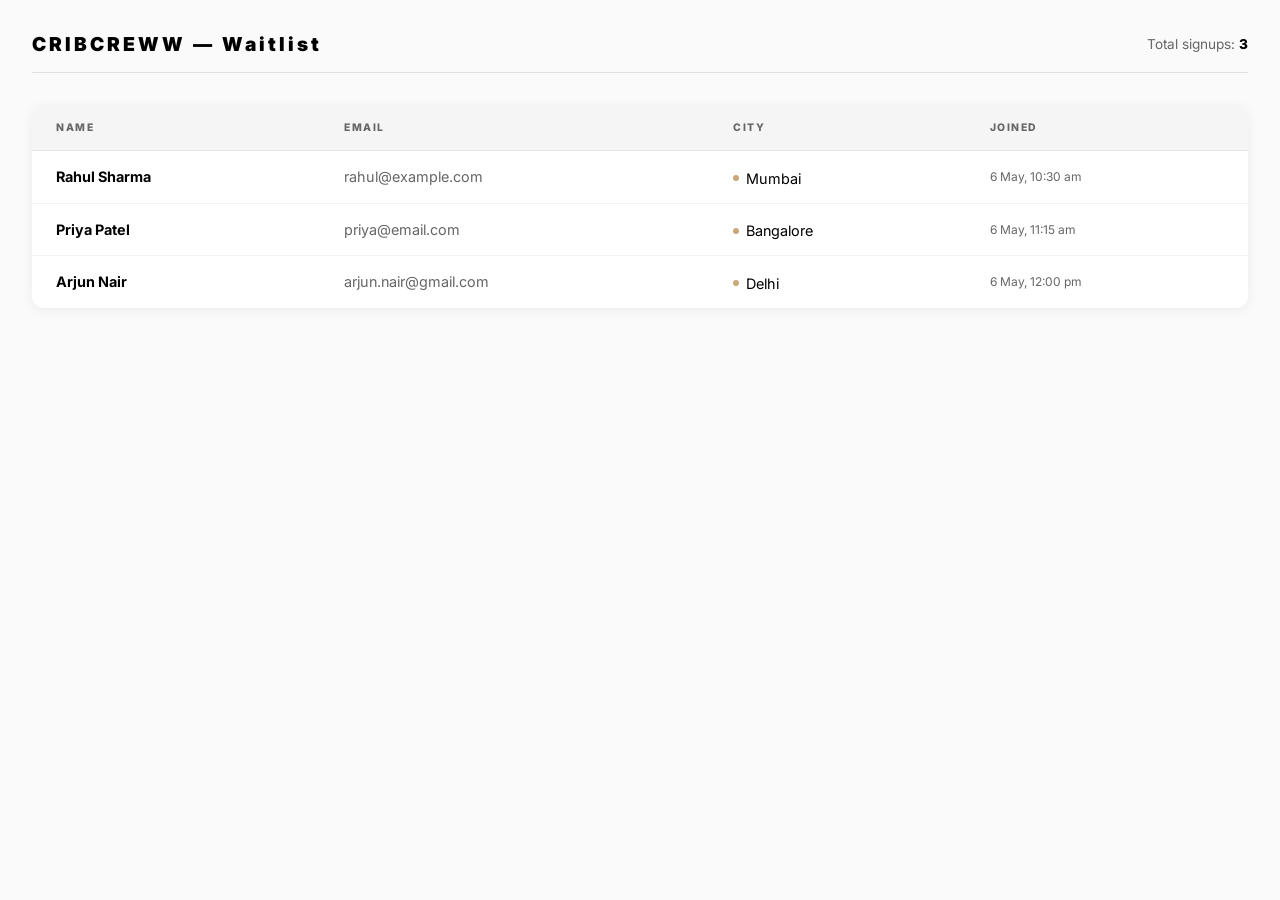
<file: waitlist-admin.html>
<!DOCTYPE html>
<html lang="en">
<head>
    <meta charset="UTF-8">
    <meta name="viewport" content="width=device-width, initial-scale=1.0">
    <title>Waitlist | Cribcreww Admin</title>
    <link rel="preconnect" href="https://fonts.googleapis.com">
    <link rel="preconnect" href="https://fonts.gstatic.com" crossorigin>
    <link href="https://fonts.googleapis.com/css2?family=Inter:wght@400;500;700;800;900&display=swap" rel="stylesheet">
    <style>
        :root {
            --bg: #fafafa;
            --text: #000000;
            --text-light: #666666;
            --accent: #c9a779;
        }
        * { margin: 0; padding: 0; box-sizing: border-box; }
        body {
            font-family: 'Inter', -apple-system, sans-serif;
            background: var(--bg);
            color: var(--text);
            min-height: 100vh;
            padding: 2rem;
        }
        .header {
            display: flex;
            justify-content: space-between;
            align-items: center;
            margin-bottom: 2rem;
            padding-bottom: 1rem;
            border-bottom: 1px solid rgba(0,0,0,0.1);
        }
        .logo {
            font-weight: 900;
            font-size: 1.2rem;
            letter-spacing: 3px;
        }
        .count {
            font-size: 0.85rem;
            color: var(--text-light);
        }
        .count strong {
            color: var(--text);
            font-weight: 800;
        }
        .table-wrap {
            background: #fff;
            border-radius: 12px;
            box-shadow: 0 2px 12px rgba(0,0,0,0.06);
            overflow: hidden;
        }
        table {
            width: 100%;
            border-collapse: collapse;
        }
        th {
            text-align: left;
            padding: 1rem 1.5rem;
            font-size: 0.65rem;
            font-weight: 800;
            letter-spacing: 1.5px;
            text-transform: uppercase;
            color: var(--text-light);
            background: #f5f5f5;
            border-bottom: 1px solid rgba(0,0,0,0.08);
        }
        td {
            padding: 1rem 1.5rem;
            font-size: 0.9rem;
            border-bottom: 1px solid rgba(0,0,0,0.05);
        }
        tr:last-child td { border-bottom: none; }
        tr:hover { background: #fafafa; }
        .email { color: var(--text-light); }
        .city {
            display: inline-flex;
            align-items: center;
            gap: 0.4rem;
        }
        .city::before {
            content: '';
            width: 6px;
            height: 6px;
            border-radius: 50%;
            background: var(--accent);
        }
        .time {
            font-size: 0.75rem;
            color: var(--text-light);
        }
        .empty {
            text-align: center;
            padding: 4rem 2rem;
            color: var(--text-light);
        }
        .empty-icon {
            font-size: 2rem;
            margin-bottom: 1rem;
            opacity: 0.3;
        }
        .clear-btn {
            margin-top: 1rem;
            padding: 0.6rem 1.2rem;
            font-size: 0.7rem;
            font-weight: 800;
            letter-spacing: 1px;
            text-transform: uppercase;
            background: transparent;
            border: 1px solid rgba(0,0,0,0.15);
            border-radius: 6px;
            cursor: pointer;
            transition: all 0.2s;
        }
        .clear-btn:hover {
            background: #000;
            color: #fff;
            border-color: #000;
        }
    </style>
</head>
<body>
    <div class="header">
        <div class="logo">CRIBCREWW — Waitlist</div>
        <div class="count">Total signups: <strong id="total-count">0</strong></div>
    </div>
    <div class="table-wrap">
        <table>
            <thead>
                <tr>
                    <th>Name</th>
                    <th>Email</th>
                    <th>City</th>
                    <th>Joined</th>
                </tr>
            </thead>
            <tbody id="entries"></tbody>
        </table>
        <div id="empty" class="empty">
            <div class="empty-icon">📭</div>
            <p>No waitlist entries yet</p>
            <button class="clear-btn" onclick="clearAll()">Clear Demo Data</button>
        </div>
    </div>

    <script>
        const STORAGE_KEY = 'cribcreww_waitlist';

        function getEntries() {
            const data = localStorage.getItem(STORAGE_KEY);
            return data ? JSON.parse(data) : [];
        }

        function render() {
            const entries = getEntries();
            const tbody = document.getElementById('entries');
            const empty = document.getElementById('empty');
            const count = document.getElementById('total-count');

            count.textContent = entries.length;

            if (entries.length === 0) {
                tbody.innerHTML = '';
                empty.style.display = 'block';
                return;
            }

            empty.style.display = 'none';
            tbody.innerHTML = entries.map(e => `
                <tr>
                    <td><strong>${escape(e.name)}</strong></td>
                    <td class="email">${escape(e.email)}</td>
                    <td><span class="city">${escape(e.city)}</span></td>
                    <td class="time">${formatTime(e.created_at)}</td>
                </tr>
            `).join('');
        }

        function escape(str) {
            const div = document.createElement('div');
            div.textContent = str;
            return div.innerHTML;
        }

        function formatTime(iso) {
            if (!iso) return '—';
            const d = new Date(iso);
            return d.toLocaleDateString('en-IN', {
                day: 'numeric', month: 'short', hour: '2-digit', minute: '2-digit'
            });
        }

        function clearAll() {
            localStorage.removeItem(STORAGE_KEY);
            render();
        }

        // Add demo data if empty (for testing)
        if (getEntries().length === 0) {
            const demo = [
                { name: 'Rahul Sharma', email: 'rahul@example.com', city: 'Mumbai', created_at: '2026-05-06T10:30:00Z' },
                { name: 'Priya Patel', email: 'priya@email.com', city: 'Bangalore', created_at: '2026-05-06T11:15:00Z' },
                { name: 'Arjun Nair', email: 'arjun.nair@gmail.com', city: 'Delhi', created_at: '2026-05-06T12:00:00Z' },
            ];
            localStorage.setItem(STORAGE_KEY, JSON.stringify(demo));
        }

        render();
    </script>
</body>
</html>
</file>
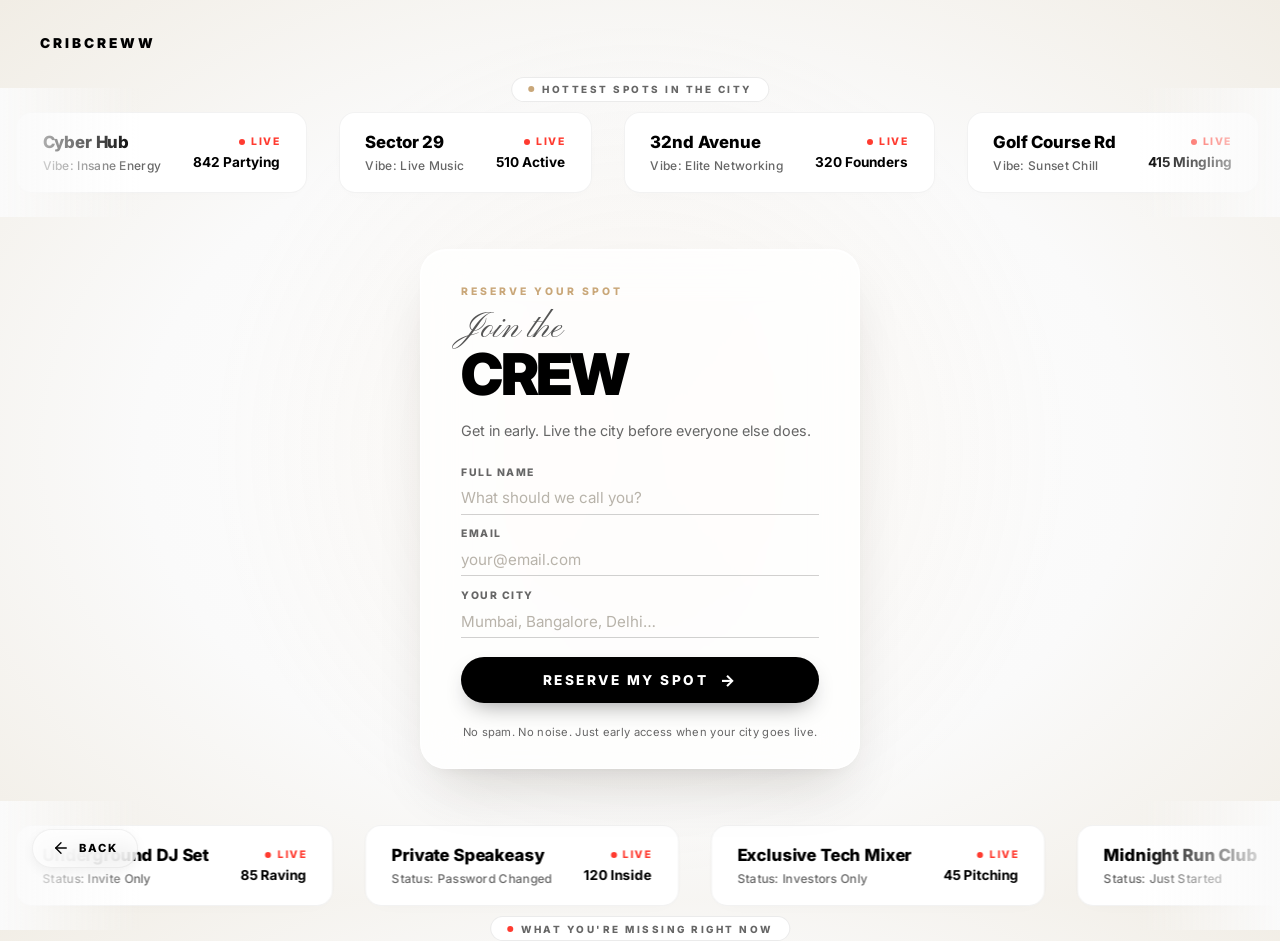
<file: waitlist.html>
<!DOCTYPE html>
<html lang="en">

<head>
    <meta charset="UTF-8">
    <meta name="viewport" content="width=device-width, initial-scale=1.0">
    <title>Join the Crew | Cribcreww</title>

    <link rel="preconnect" href="https://fonts.googleapis.com">
    <link rel="preconnect" href="https://fonts.gstatic.com" crossorigin>
    <link href="https://fonts.googleapis.com/css2?family=Pinyon+Script&family=Inter:wght@400;500;700;800;900&display=swap"
        rel="stylesheet">
    <link rel="stylesheet" href="style.css">
    <link rel="stylesheet" href="waitlist.css">
</head>

<body class="waitlist-body">

    <a href="index.html" class="wl-back" aria-label="Back to home">
        <svg width="18" height="18" viewBox="0 0 24 24" fill="none" stroke="currentColor" stroke-width="1.8" stroke-linecap="round" stroke-linejoin="round">
            <line x1="19" y1="12" x2="5" y2="12"></line>
            <polyline points="12 19 5 12 12 5"></polyline>
        </svg>
        <span>BACK</span>
    </a>

    <a href="index.html" class="wl-logo" style="text-decoration: none; color: inherit;">CRIBCREWW</a>

    <!-- TOP MARQUEE: What you're missing out on -->
    <section class="marquee marquee-top" aria-label="What you're missing out on">
        <div class="marquee-label">
            <span class="marquee-dot"></span>
            <span>HOTTEST SPOTS IN THE CITY</span>
        </div>
        <div class="marquee-track marquee-track-left">
            <div class="marquee-content">
                <div class="marquee-item"><div class="marquee-card"><div class="mc-left"><div class="mc-label">Cyber Hub</div><div class="mc-mood">Vibe: Insane Energy</div></div><div class="mc-right"><div class="mc-pulse-wrap"><span class="mc-pulse"></span> LIVE</div><div class="mc-count">842 Partying</div></div></div></div>
                <div class="marquee-item"><div class="marquee-card"><div class="mc-left"><div class="mc-label">Sector 29</div><div class="mc-mood">Vibe: Live Music</div></div><div class="mc-right"><div class="mc-pulse-wrap"><span class="mc-pulse"></span> LIVE</div><div class="mc-count">510 Active</div></div></div></div>
                <div class="marquee-item"><div class="marquee-card"><div class="mc-left"><div class="mc-label">32nd Avenue</div><div class="mc-mood">Vibe: Elite Networking</div></div><div class="mc-right"><div class="mc-pulse-wrap"><span class="mc-pulse"></span> LIVE</div><div class="mc-count">320 Founders</div></div></div></div>
                <div class="marquee-item"><div class="marquee-card"><div class="mc-left"><div class="mc-label">Golf Course Rd</div><div class="mc-mood">Vibe: Sunset Chill</div></div><div class="mc-right"><div class="mc-pulse-wrap"><span class="mc-pulse"></span> LIVE</div><div class="mc-count">415 Mingling</div></div></div></div>
                <div class="marquee-item"><div class="marquee-card"><div class="mc-left"><div class="mc-label">Secret Rooftop</div><div class="mc-mood">Vibe: Exclusive Access</div></div><div class="mc-right"><div class="mc-pulse-wrap"><span class="mc-pulse"></span> LIVE</div><div class="mc-count">150 Inside</div></div></div></div>
            </div>
            <div class="marquee-content" aria-hidden="true">
                <div class="marquee-item"><div class="marquee-card"><div class="mc-left"><div class="mc-label">Cyber Hub</div><div class="mc-mood">Vibe: Insane Energy</div></div><div class="mc-right"><div class="mc-pulse-wrap"><span class="mc-pulse"></span> LIVE</div><div class="mc-count">842 Partying</div></div></div></div>
                <div class="marquee-item"><div class="marquee-card"><div class="mc-left"><div class="mc-label">Sector 29</div><div class="mc-mood">Vibe: Live Music</div></div><div class="mc-right"><div class="mc-pulse-wrap"><span class="mc-pulse"></span> LIVE</div><div class="mc-count">510 Active</div></div></div></div>
                <div class="marquee-item"><div class="marquee-card"><div class="mc-left"><div class="mc-label">32nd Avenue</div><div class="mc-mood">Vibe: Elite Networking</div></div><div class="mc-right"><div class="mc-pulse-wrap"><span class="mc-pulse"></span> LIVE</div><div class="mc-count">320 Founders</div></div></div></div>
                <div class="marquee-item"><div class="marquee-card"><div class="mc-left"><div class="mc-label">Golf Course Rd</div><div class="mc-mood">Vibe: Sunset Chill</div></div><div class="mc-right"><div class="mc-pulse-wrap"><span class="mc-pulse"></span> LIVE</div><div class="mc-count">415 Mingling</div></div></div></div>
                <div class="marquee-item"><div class="marquee-card"><div class="mc-left"><div class="mc-label">Secret Rooftop</div><div class="mc-mood">Vibe: Exclusive Access</div></div><div class="mc-right"><div class="mc-pulse-wrap"><span class="mc-pulse"></span> LIVE</div><div class="mc-count">150 Inside</div></div></div></div>
            </div>
        </div>
    </section>

    <!-- FLOATING CARD: Join Form -->
    <main class="wl-stage">
        <div class="wl-card" id="wl-card">
            <div class="wl-eyebrow">Reserve your spot</div>
            <h1 class="wl-title">
                <span class="wl-script">Join the</span>
                <span class="wl-display">CREW</span>
            </h1>
            <p class="wl-sub">Get in early. Live the city before everyone else does.</p>

            <form id="wl-form" class="wl-form" novalidate>
                <div class="wl-field">
                    <label for="wl-name">Full Name</label>
                    <input type="text" id="wl-name" name="name" autocomplete="name" required
                        placeholder="What should we call you?">
                </div>

                <div class="wl-field">
                    <label for="wl-email">Email</label>
                    <input type="email" id="wl-email" name="email" autocomplete="email" required
                        placeholder="your@email.com">
                </div>

                <div class="wl-field">
                    <label for="wl-city">Your City</label>
                    <input type="text" id="wl-city" name="city" autocomplete="address-level2" required
                        placeholder="Mumbai, Bangalore, Delhi…">
                </div>

                <button type="submit" class="wl-submit">
                    <span class="wl-submit-text">Reserve My Spot</span>
                    <span class="wl-submit-arrow">&#8594;</span>
                </button>

                <p class="wl-fineprint">No spam. No noise. Just early access when your city goes live.</p>
            </form>

            <div class="wl-success" id="wl-success" aria-hidden="true">
                <div class="wl-success-icon">
                    <svg width="38" height="38" viewBox="0 0 24 24" fill="none" stroke="currentColor" stroke-width="1.6" stroke-linecap="round" stroke-linejoin="round">
                        <polyline points="20 6 9 17 4 12"></polyline>
                    </svg>
                </div>
                <h2 class="wl-success-title">You're in.</h2>
                <p class="wl-success-sub">The city will know. We'll reach out the moment Cribcreww goes live near you.</p>
            </div>
        </div>
    </main>

    <!-- BOTTOM MARQUEE: Live happening on Cribcreww -->
    <section class="marquee marquee-bottom" aria-label="Happening right now on Cribcreww">
        <div class="marquee-label">
            <span class="marquee-dot marquee-dot-live"></span>
            <span>WHAT YOU'RE MISSING RIGHT NOW</span>
        </div>
        <div class="marquee-track marquee-track-right">
            <div class="marquee-content">
                <div class="marquee-item"><div class="marquee-card"><div class="mc-left"><div class="mc-label">Underground DJ Set</div><div class="mc-mood">Status: Invite Only</div></div><div class="mc-right"><div class="mc-pulse-wrap"><span class="mc-pulse"></span> LIVE</div><div class="mc-count">85 Raving</div></div></div></div>
                <div class="marquee-item"><div class="marquee-card"><div class="mc-left"><div class="mc-label">Private Speakeasy</div><div class="mc-mood">Status: Password Changed</div></div><div class="mc-right"><div class="mc-pulse-wrap"><span class="mc-pulse"></span> LIVE</div><div class="mc-count">120 Inside</div></div></div></div>
                <div class="marquee-item"><div class="marquee-card"><div class="mc-left"><div class="mc-label">Exclusive Tech Mixer</div><div class="mc-mood">Status: Investors Only</div></div><div class="mc-right"><div class="mc-pulse-wrap"><span class="mc-pulse"></span> LIVE</div><div class="mc-count">45 Pitching</div></div></div></div>
                <div class="marquee-item"><div class="marquee-card"><div class="mc-left"><div class="mc-label">Midnight Run Club</div><div class="mc-mood">Status: Just Started</div></div><div class="mc-right"><div class="mc-pulse-wrap"><span class="mc-pulse"></span> LIVE</div><div class="mc-count">200 Running</div></div></div></div>
                <div class="marquee-item"><div class="marquee-card"><div class="mc-left"><div class="mc-label">Hidden Art Gallery</div><div class="mc-mood">Status: VIP Access</div></div><div class="mc-right"><div class="mc-pulse-wrap"><span class="mc-pulse"></span> LIVE</div><div class="mc-count">110 Viewing</div></div></div></div>
            </div>
            <div class="marquee-content" aria-hidden="true">
                <div class="marquee-item"><div class="marquee-card"><div class="mc-left"><div class="mc-label">Underground DJ Set</div><div class="mc-mood">Status: Invite Only</div></div><div class="mc-right"><div class="mc-pulse-wrap"><span class="mc-pulse"></span> LIVE</div><div class="mc-count">85 Raving</div></div></div></div>
                <div class="marquee-item"><div class="marquee-card"><div class="mc-left"><div class="mc-label">Private Speakeasy</div><div class="mc-mood">Status: Password Changed</div></div><div class="mc-right"><div class="mc-pulse-wrap"><span class="mc-pulse"></span> LIVE</div><div class="mc-count">120 Inside</div></div></div></div>
                <div class="marquee-item"><div class="marquee-card"><div class="mc-left"><div class="mc-label">Exclusive Tech Mixer</div><div class="mc-mood">Status: Investors Only</div></div><div class="mc-right"><div class="mc-pulse-wrap"><span class="mc-pulse"></span> LIVE</div><div class="mc-count">45 Pitching</div></div></div></div>
                <div class="marquee-item"><div class="marquee-card"><div class="mc-left"><div class="mc-label">Midnight Run Club</div><div class="mc-mood">Status: Just Started</div></div><div class="mc-right"><div class="mc-pulse-wrap"><span class="mc-pulse"></span> LIVE</div><div class="mc-count">200 Running</div></div></div></div>
                <div class="marquee-item"><div class="marquee-card"><div class="mc-left"><div class="mc-label">Hidden Art Gallery</div><div class="mc-mood">Status: VIP Access</div></div><div class="mc-right"><div class="mc-pulse-wrap"><span class="mc-pulse"></span> LIVE</div><div class="mc-count">110 Viewing</div></div></div></div>
            </div>
        </div>
    </section>

    <script src="waitlist.js"></script>
</body>

</html>
</file>
<file: style.css>
/* ===== PREMIUM MINIMALIST RESET ===== */
:root {
    --bg: #ffffff;
    --text: #000000;
    --text-light: #666666;
    --font-script: 'Pinyon Script', cursive;
    --font-main: 'Inter', -apple-system, sans-serif;
}

* {
    margin: 0;
    padding: 0;
    box-sizing: border-box;
}

body {
    background-color: var(--bg);
    color: var(--text);
    font-family: var(--font-main);
    overflow-x: hidden;
    -webkit-font-smoothing: antialiased;
    -moz-osx-font-smoothing: grayscale;
}

::-webkit-scrollbar {
    width: 0px;
    background: transparent;
}

/* ===== NAVIGATION ===== */
.navbar {
    position: fixed;
    top: 0; left: 0; right: 0;
    padding: 2.5rem 4rem;
    display: flex;
    justify-content: space-between;
    align-items: center;
    z-index: 100;
    background: rgba(255, 255, 255, 0.95);
}

.nav-left {
    display: flex;
    align-items: center;
}

.logo-text {
    font-weight: 800;
    font-size: 1rem;
    letter-spacing: 2px;
}

.nav-center {
    display: flex;
    gap: 3rem;
    margin-right: 2rem;
}

.nav-center a {
    text-decoration: none;
    color: var(--text);
    font-size: 0.75rem;
    font-weight: 800;
    letter-spacing: 1.5px;
    transition: color 0.3s;
}

.nav-center a:hover {
    color: #c9a779;
}

.bottom-right-action {
    position: fixed;
    bottom: 3rem;
    right: 4rem;
    z-index: 50;
    display: flex;
    align-items: center;
    transition: opacity 0.5s ease, visibility 0.5s ease;
}

.bottom-btn-waitlist {
    display: inline-block;
    padding: 0.75rem 1.6rem;
    font-size: 0.8rem;
    font-weight: 800;
    letter-spacing: 1.5px;
    color: #ffffff;
    background-color: #000000;
    text-decoration: none;
    text-transform: uppercase;
    border-radius: 99px;
    transition: transform 0.3s ease, background-color 0.3s ease, box-shadow 0.3s ease;
}

.bottom-btn-waitlist:hover {
    transform: scale(1.05);
    background-color: #333333;
    box-shadow: 0 4px 12px rgba(0,0,0,0.15);
}

/* ===== DECORATIVE STRUCTURAL ELEMENTS ===== */
.vertical-text {
    position: fixed;
    left: 4rem;
    top: 50%;
    transform: translateY(-50%) rotate(-90deg);
    transform-origin: left center;
    font-size: 0.75rem;
    font-weight: 800;
    letter-spacing: 2px;
    color: var(--text);
    z-index: 50;
}

.vertical-dots {
    position: fixed;
    right: 4rem;
    top: 50%;
    transform: translateY(-50%);
    display: flex;
    flex-direction: column;
    gap: 12px;
    z-index: 50;
}

.vertical-dots span {
    width: 5px; height: 5px;
    border-radius: 50%;
    background-color: #ddd;
}
.vertical-dots span:first-child { background-color: #000; }

.bottom-info {
    position: fixed;
    bottom: 3rem;
    left: 4rem;
    display: flex;
    align-items: center;
    gap: 1rem;
    z-index: 50;
}

.info-circle {
    width: 50px;
    height: 50px;
    border-radius: 50%;
    background-color: #f0f0f0;
    display: flex;
    align-items: center;
    justify-content: center;
    color: #666;
    font-weight: 800;
    font-size: 1.2rem;
}

.info-text {
    font-size: 0.7rem;
    line-height: 1.6;
    color: var(--text-light);
}
.info-text strong {
    color: var(--text);
    font-size: 0.75rem;
}

/* ===== UNIFIED SINGLE PAGE CONTAINER ===== */
#main-container {
    width: 100vw;
    height: 100vh;
    position: relative;
    display: flex;
    justify-content: center;
    align-items: center;
    overflow: hidden;
    background: var(--bg);
}

.hero-wrapper {
    position: absolute;
    width: 100%;
    text-align: center;
    z-index: 10;
    will-change: transform, opacity;
    transform: translateZ(0); /* Force GPU layer */
}

.hero-script {
    font-family: var(--font-script);
    font-size: clamp(4rem, 8vw, 8rem);
    font-weight: 400;
    color: #333;
    line-height: 0.5;
    margin-bottom: 2rem;
    position: relative;
}

.hero-main {
    font-family: var(--font-main);
    font-size: clamp(5rem, 11vw, 12rem);
    font-weight: 900;
    letter-spacing: -0.05em;
    line-height: 0.85;
    color: var(--text);
    margin: 0;
    text-transform: uppercase;
}

/* ===== FEATURES CONTENT ===== */
.feature-item {
    position: absolute;
    width: 100%;
    max-width: 1000px;
    padding: 2rem;
    text-align: center;
    z-index: 5;
    visibility: hidden; /* autoAlpha will manage this smoothly */
    will-change: transform, opacity;
    transform: translateZ(0); /* Force GPU layer */
}

.feat-number {
    font-family: var(--font-script);
    font-size: 5rem;
    color: #888;
    line-height: 0.5;
    margin-bottom: 2rem;
}

.feat-title {
    font-size: clamp(4rem, 8vw, 8rem);
    font-weight: 900;
    letter-spacing: -0.05em;
    line-height: 1;
    margin-bottom: 2rem;
    text-transform: uppercase;
}

.feat-desc {
    font-size: 1.4rem;
    color: var(--text-light);
    line-height: 1.6;
    max-width: 600px;
    margin: 0 auto;
}

.btn-waitlist {
    display: inline-block;
    margin-top: 3rem;
    padding: 1.2rem 3rem;
    font-size: 1rem;
    font-weight: 800;
    letter-spacing: 2px;
    color: #ffffff;
    background-color: #000000;
    text-decoration: none;
    text-transform: uppercase;
    border-radius: 99px;
    transition: transform 0.3s ease, background-color 0.3s ease;
}

.btn-waitlist:hover {
    transform: scale(1.05);
    background-color: #333333;
}

/* Responsiveness */
@media (max-width: 1024px) {
    .nav-center, .vertical-text, .vertical-dots, .bottom-info { display: none; }
    .navbar { padding: 1.5rem 2rem; justify-content: center; }
}
</file>
<file: waitlist.css>
/* ===================================================================
   WAITLIST PAGE — premium minimalist join experience
   Top: endless FOMO marquee · Center: floating glass card · Bottom: live pulse marquee
   =================================================================== */

.waitlist-body {
    height: 100vh;
    overflow: hidden;
    background:
        radial-gradient(ellipse at 50% 50%, #ffffff 0%, #fafafa 55%, #f1ede5 100%);
    color: var(--text);
    font-family: var(--font-main);
    display: flex;
    flex-direction: column;
    position: relative;
}

/* Soft warm vignette behind the card to add depth without competing */
.waitlist-body::before {
    content: '';
    position: fixed;
    inset: 0;
    background:
        radial-gradient(circle at 50% 50%, rgba(201, 167, 121, 0.10) 0%, transparent 55%);
    pointer-events: none;
    z-index: 0;
}

/* ====== BOTTOM-LEFT BACK LINK ====== */
.wl-back {
    position: fixed;
    bottom: 2rem;
    left: 2rem;
    display: inline-flex;
    align-items: center;
    gap: 0.55rem;
    color: var(--text);
    background: rgba(255, 255, 255, 0.7);
    backdrop-filter: blur(12px);
    -webkit-backdrop-filter: blur(12px);
    border: 1px solid rgba(0, 0, 0, 0.05);
    padding: 0.6rem 1.2rem;
    border-radius: 99px;
    text-decoration: none;
    font-size: 0.7rem;
    font-weight: 800;
    letter-spacing: 2px;
    z-index: 100;
    transition: all 0.25s ease;
    box-shadow: 0 4px 12px rgba(0, 0, 0, 0.05);
}

.wl-back:hover {
    color: #c9a779;
    transform: translateY(-2px);
    box-shadow: 0 6px 16px rgba(0, 0, 0, 0.08);
}

.wl-logo {
    position: fixed;
    top: 2.2rem;
    left: 2.5rem;
    font-weight: 900;
    font-size: 0.85rem;
    letter-spacing: 3px;
    z-index: 50;
}

/* ====== MARQUEES ====== */
.marquee {
    position: relative;
    width: 100%;
    padding: 1.5rem 0;
    overflow: visible;
    /* Prevent label clipping */
    z-index: 2;
    flex-shrink: 0;
}

.marquee-top {
    margin-top: 5.5rem;
}

.marquee-bottom {
    margin-bottom: 0;
}

.marquee-label {
    position: absolute;
    top: -0.7rem;
    left: 50%;
    transform: translateX(-50%);
    background: #ffffff;
    padding: 0.35rem 1rem;
    display: inline-flex;
    align-items: center;
    gap: 0.5rem;
    font-size: 0.62rem;
    font-weight: 800;
    letter-spacing: 2.5px;
    color: var(--text-light);
    border: 1px solid rgba(0, 0, 0, 0.08);
    border-radius: 99px;
    z-index: 5;
    white-space: nowrap;
}

.marquee-bottom .marquee-label {
    top: auto;
    bottom: -0.7rem;
}

.marquee-dot {
    width: 6px;
    height: 6px;
    border-radius: 50%;
    background: #c9a779;
    display: inline-block;
}

.marquee-dot-live {
    background: #ff3b30;
    box-shadow: 0 0 0 0 rgba(255, 59, 48, 0.6);
    animation: live-pulse 1.6s ease-out infinite;
}

@keyframes live-pulse {
    0% {
        box-shadow: 0 0 0 0 rgba(255, 59, 48, 0.55);
    }

    70% {
        box-shadow: 0 0 0 8px rgba(255, 59, 48, 0);
    }

    100% {
        box-shadow: 0 0 0 0 rgba(255, 59, 48, 0);
    }
}

.marquee-track {
    display: flex;
    width: max-content;
    will-change: transform;
}

.marquee-content {
    display: flex;
    align-items: center;
    flex-shrink: 0;
}

.marquee-item {
    padding: 0 1rem;
    position: relative;
}

/* Card Styling - Minimal & Premium */
.marquee-card {
    background: #ffffff;
    border: 1px solid rgba(0, 0, 0, 0.05);
    border-radius: 16px;
    padding: 1.2rem 1.6rem;
    min-width: 250px;
    box-shadow: 0 4px 20px -10px rgba(0, 0, 0, 0.04);
    display: flex;
    justify-content: space-between;
    align-items: center;
    gap: 2rem;
    transition: transform 0.4s cubic-bezier(0.22, 1, 0.36, 1), box-shadow 0.4s ease;
    cursor: default;
}

.marquee-card:hover {
    transform: translateY(-6px) scale(1.02) !important;
    box-shadow: 0 12px 30px -12px rgba(0, 0, 0, 0.1);
    z-index: 10;
}

.mc-left,
.mc-right {
    display: flex;
    flex-direction: column;
    gap: 0.35rem;
}

.mc-right {
    align-items: flex-end;
    text-align: right;
}

.mc-label {
    font-size: 1.05rem;
    font-weight: 800;
    color: var(--text);
    letter-spacing: -0.01em;
}

.mc-mood {
    font-size: 0.75rem;
    font-weight: 500;
    color: var(--text-light);
    letter-spacing: 0.3px;
}

.mc-pulse-wrap {
    display: flex;
    align-items: center;
    gap: 0.4rem;
    font-size: 0.65rem;
    font-weight: 800;
    color: #ff3b30;
    letter-spacing: 1.5px;
}

.mc-pulse {
    width: 6px;
    height: 6px;
    border-radius: 50%;
    background: #ff3b30;
    box-shadow: 0 0 0 0 rgba(255, 59, 48, 0.6);
    animation: live-pulse-red 2s ease-out infinite;
}

@keyframes live-pulse-red {
    0% {
        box-shadow: 0 0 0 0 rgba(255, 59, 48, 0.5);
    }

    70% {
        box-shadow: 0 0 0 6px rgba(255, 59, 48, 0);
    }

    100% {
        box-shadow: 0 0 0 0 rgba(255, 59, 48, 0);
    }
}

.mc-count {
    font-size: 0.85rem;
    font-weight: 700;
    color: var(--text);
}

/* Floating bounce logic removed as requested */
.marquee-card {
    /* Base transform for smooth hover transition */
    transform: translateY(0);
}

.marquee-track-left {
    animation: marquee-scroll-left 60s linear infinite;
}

.marquee-track-right {
    animation: marquee-scroll-right 70s linear infinite;
}

@keyframes marquee-scroll-left {
    from {
        transform: translateX(0);
    }

    to {
        transform: translateX(-50%);
    }
}

@keyframes marquee-scroll-right {
    from {
        transform: translateX(-50%);
    }

    to {
        transform: translateX(0);
    }
}

/* Soft fade edges so items don't pop in/out */
.marquee::before,
.marquee::after {
    content: '';
    position: absolute;
    top: 0;
    bottom: 0;
    width: 140px;
    z-index: 3;
    pointer-events: none;
}

.marquee::before {
    left: 0;
    background: linear-gradient(to right, #fafafa, rgba(250, 250, 250, 0));
}

.marquee::after {
    right: 0;
    background: linear-gradient(to left, #fafafa, rgba(250, 250, 250, 0));
}

/* ====== STAGE / FLOATING CARD ====== */
.wl-stage {
    flex: 1;
    display: flex;
    align-items: center;
    justify-content: center;
    padding: 2rem;
    z-index: 4;
    position: relative;
}

.wl-card {
    position: relative;
    width: 100%;
    max-width: 440px;
    padding: 2.2rem 2.5rem 1.8rem;
    background: rgba(255, 255, 255, 0.78);
    backdrop-filter: blur(22px) saturate(160%);
    -webkit-backdrop-filter: blur(22px) saturate(160%);
    border: 1px solid rgba(255, 255, 255, 0.65);
    border-radius: 26px;
    box-shadow:
        0 1px 0 rgba(255, 255, 255, 0.9) inset,
        0 30px 60px -20px rgba(40, 30, 10, 0.18),
        0 8px 20px -10px rgba(40, 30, 10, 0.08);
    animation: card-rise 0.9s cubic-bezier(0.22, 1, 0.36, 1) both,
        card-float 6s ease-in-out 1s infinite;
}

@keyframes card-rise {
    from {
        opacity: 0;
        transform: translateY(24px) scale(0.98);
    }

    to {
        opacity: 1;
        transform: translateY(0) scale(1);
    }
}

@keyframes card-float {

    0%,
    100% {
        transform: translateY(0);
    }

    50% {
        transform: translateY(-8px);
    }
}

.wl-eyebrow {
    font-size: 0.65rem;
    font-weight: 800;
    letter-spacing: 3px;
    color: #c9a779;
    text-transform: uppercase;
    margin-bottom: 1rem;
}

.wl-title {
    margin: 0 0 1.2rem;
    line-height: 1;
    display: flex;
    flex-direction: column;
    gap: 0.2rem;
}

.wl-script {
    font-family: var(--font-script);
    font-size: 2.2rem;
    font-weight: 400;
    color: #555;
    line-height: 0.9;
}

.wl-display {
    font-family: var(--font-main);
    font-size: 3.6rem;
    font-weight: 900;
    letter-spacing: -0.04em;
    color: var(--text);
    text-transform: uppercase;
    line-height: 0.9;
}

.wl-sub {
    font-size: 0.9rem;
    color: var(--text-light);
    line-height: 1.5;
    margin: 0 0 1.5rem;
}

/* ====== FORM ====== */
.wl-form {
    display: flex;
    flex-direction: column;
    gap: 0.8rem;
}

.wl-field {
    display: flex;
    flex-direction: column;
    gap: 0.2rem;
}

.wl-field label {
    font-size: 0.65rem;
    font-weight: 800;
    letter-spacing: 1.5px;
    text-transform: uppercase;
    color: var(--text-light);
}

.wl-field input {
    appearance: none;
    -webkit-appearance: none;
    border: none;
    border-bottom: 1px solid rgba(0, 0, 0, 0.18);
    background: transparent;
    padding: 0.4rem 0;
    font: inherit;
    font-size: 0.95rem;
    color: var(--text);
    outline: none;
    transition: border-color 0.3s ease, transform 0.3s ease;
}

.wl-field input::placeholder {
    color: #b8b3aa;
    font-weight: 400;
}

.wl-field input:focus {
    border-bottom-color: #c9a779;
}

.wl-field.invalid input {
    border-bottom-color: #ff3b30;
    animation: shake 0.35s ease;
}

@keyframes shake {

    0%,
    100% {
        transform: translateX(0);
    }

    25% {
        transform: translateX(-4px);
    }

    75% {
        transform: translateX(4px);
    }
}

.wl-submit {
    margin-top: 0.4rem;
    width: 100%;
    padding: 0.8rem 1.6rem;
    border: none;
    background: #000000;
    color: #ffffff;
    font: inherit;
    font-size: 0.85rem;
    font-weight: 800;
    letter-spacing: 2.5px;
    text-transform: uppercase;
    border-radius: 99px;
    cursor: pointer;
    display: inline-flex;
    align-items: center;
    justify-content: center;
    gap: 0.7rem;
    transition: transform 0.25s ease, background-color 0.25s ease, box-shadow 0.3s ease;
    box-shadow: 0 10px 24px -10px rgba(0, 0, 0, 0.45);
}

.wl-submit:hover {
    transform: translateY(-2px);
    background: #1a1a1a;
    box-shadow: 0 16px 32px -12px rgba(0, 0, 0, 0.5);
}

.wl-submit:active {
    transform: translateY(0);
}

.wl-submit-arrow {
    display: inline-block;
    transition: transform 0.3s ease;
    font-size: 1rem;
}

.wl-submit:hover .wl-submit-arrow {
    transform: translateX(4px);
}

.wl-submit.is-loading {
    pointer-events: none;
    opacity: 0.85;
}

.wl-submit.is-loading .wl-submit-arrow {
    animation: spin 0.8s linear infinite;
}

@keyframes spin {
    to {
        transform: rotate(360deg);
    }
}

.wl-fineprint {
    margin: 0.6rem 0 0;
    font-size: 0.7rem;
    color: var(--text-light);
    letter-spacing: 0.3px;
    text-align: center;
}

/* ====== SUCCESS STATE ====== */
.wl-success {
    display: none;
    flex-direction: column;
    align-items: center;
    text-align: center;
    padding: 1rem 0 0.5rem;
}

.wl-success.is-visible {
    display: flex;
    animation: success-in 0.6s cubic-bezier(0.22, 1, 0.36, 1) both;
}

@keyframes success-in {
    from {
        opacity: 0;
        transform: translateY(10px);
    }

    to {
        opacity: 1;
        transform: translateY(0);
    }
}

.wl-success-icon {
    width: 66px;
    height: 66px;
    border-radius: 50%;
    background: #000000;
    color: #ffffff;
    display: flex;
    align-items: center;
    justify-content: center;
    margin-bottom: 1.2rem;
    box-shadow: 0 14px 30px -12px rgba(0, 0, 0, 0.45);
}

.wl-success-title {
    margin: 0 0 0.5rem;
    font-size: 2rem;
    font-weight: 900;
    letter-spacing: -0.02em;
}

.wl-success-sub {
    margin: 0;
    font-size: 0.92rem;
    color: var(--text-light);
    line-height: 1.55;
    max-width: 320px;
}

/* ====== RESPONSIVE ====== */
@media (max-width: 640px) {
    .wl-back {
        bottom: 1.4rem;
        left: 1.4rem;
        top: auto;
    }

    .wl-logo {
        top: 1.4rem;
        left: 1.4rem;
        right: auto;
        font-size: 0.75rem;
        letter-spacing: 2px;
    }

    .marquee-top {
        margin-top: 4rem;
    }

    .marquee-item {
        font-size: 0.92rem;
        padding: 0 1.5rem;
    }

    .marquee-label {
        font-size: 0.55rem;
        letter-spacing: 2px;
        padding: 0.3rem 0.8rem;
    }

    .wl-card {
        padding: 2.2rem 1.8rem 1.8rem;
        max-width: 92vw;
    }

    .wl-script {
        font-size: 2.1rem;
    }

    .wl-display {
        font-size: 3.2rem;
    }

    .wl-sub {
        font-size: 0.88rem;
    }
}

@media (max-height: 700px) {
    .wl-card {
        padding: 2.2rem 2.4rem 1.8rem;
    }

    .wl-display {
        font-size: 3.4rem;
    }

    .wl-script {
        font-size: 2.1rem;
    }

    .wl-sub {
        margin-bottom: 1.4rem;
        font-size: 0.88rem;
    }

    .wl-form {
        gap: 0.75rem;
    }
}

/* Respect reduced motion */
@media (prefers-reduced-motion: reduce) {

    .marquee-track-left,
    .marquee-track-right,
    .wl-card,
    .marquee-dot-live {
        animation: none !important;
    }
}
</file>
